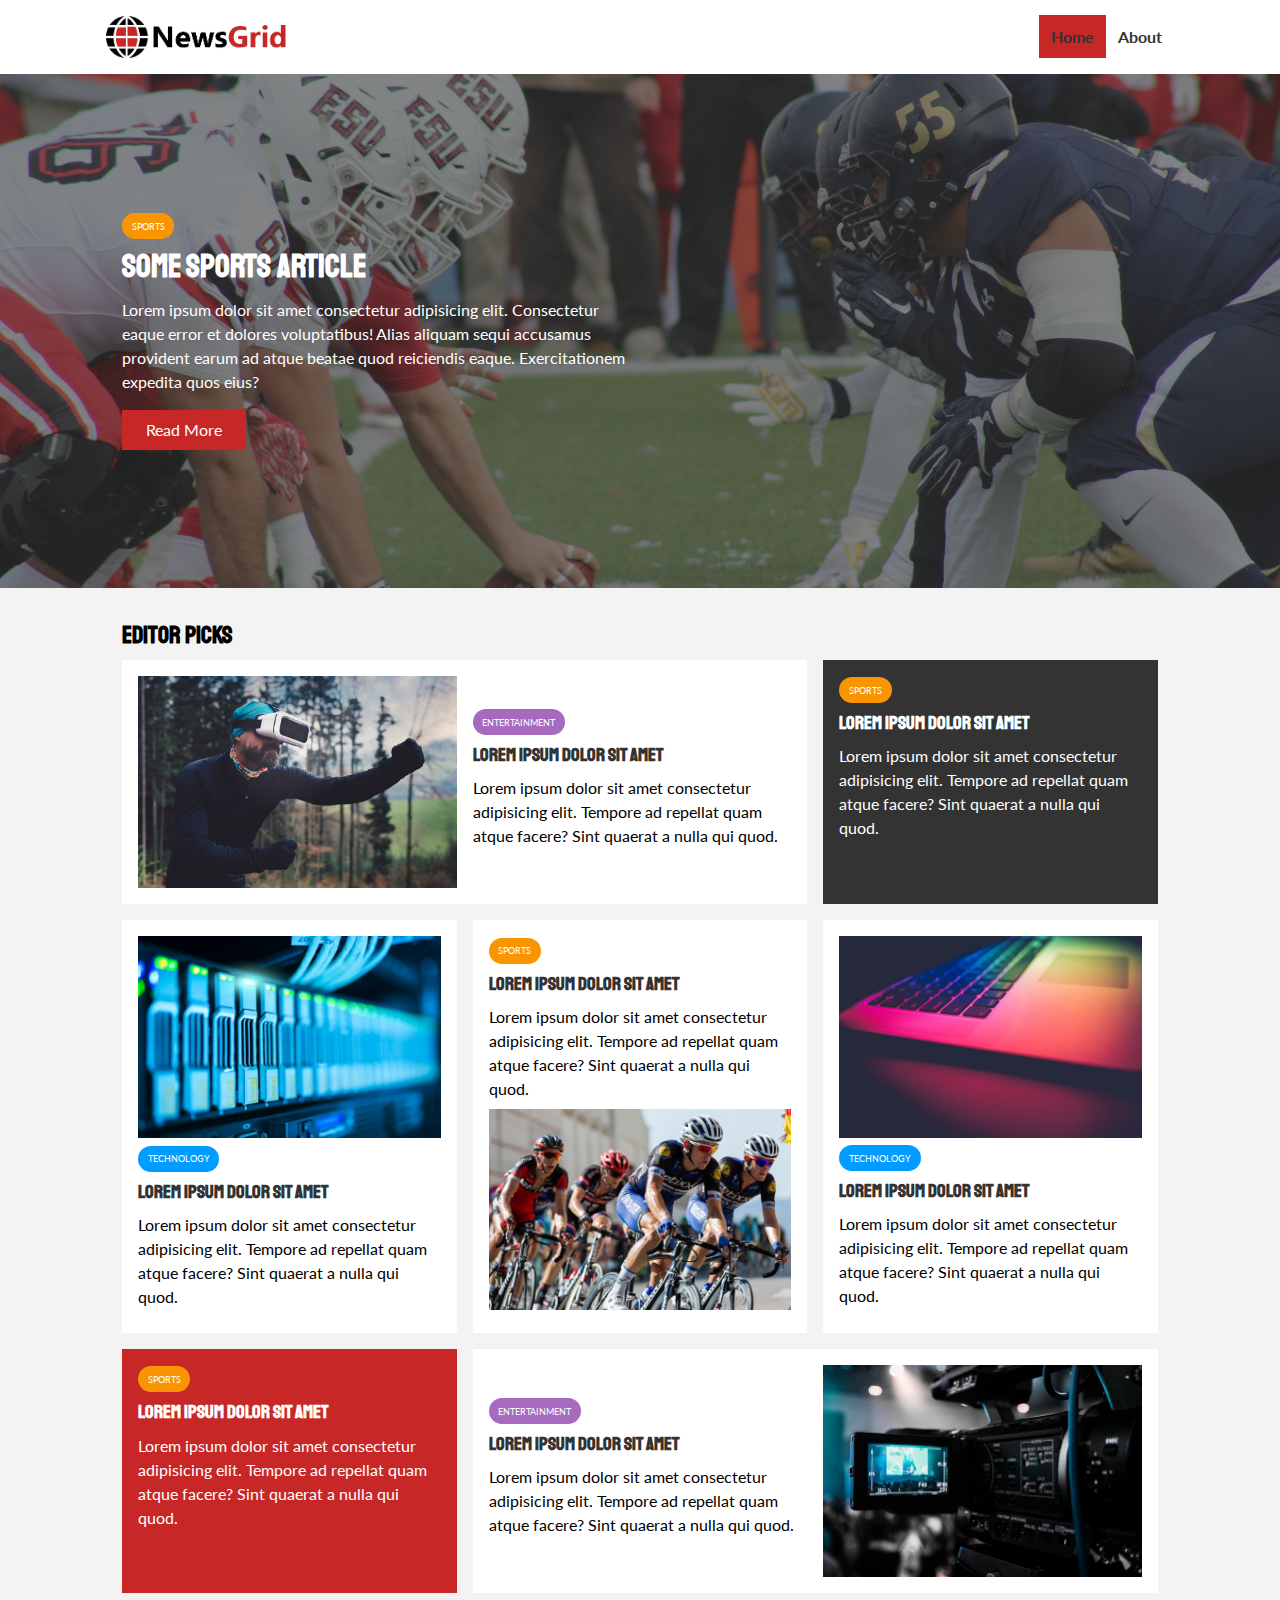
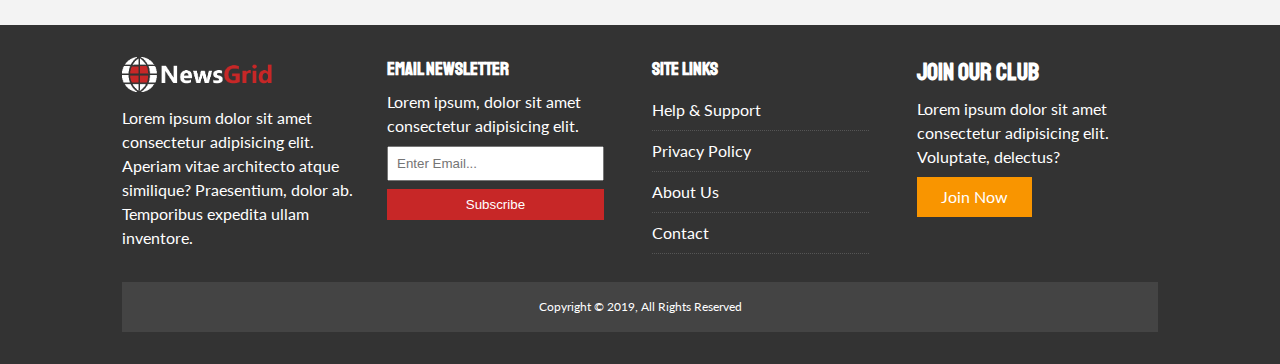
<file: index.html>
<!DOCTYPE html>
<html lang="en">
<head>
    <meta charset="UTF-8">
    <meta name="viewport" content="width=device-width, initial-scale=1.0">
    <meta http-equiv="X-UA-Compatible" content="ie=edge">
    <title>NewsGrid | Latest News</title>
    <link rel="stylesheet" href="https://use.fontawesome.com/releases/v5.8.1/css/all.css" integrity="sha384-50oBUHEmvpQ+1lW4y57PTFmhCaXp0ML5d60M1M7uH2+nqUivzIebhndOJK28anvf" crossorigin="anonymous">
    <link href="https://fonts.googleapis.com/css?family=Lato|Staatliches" rel="stylesheet">
    <link rel="stylesheet" href="css/style.css">
    <link rel="stylesheet" media="screen and (max-width: 768px)" href="css/mobile.css">
    <link rel="shortcut icon" type="image/x-icon" href="favicon.ico">
</head>
<body>
    <!-- Navbar -->
    
    <nav id="main-nav">
        <div class="container">
            <img src="img/logo.png" alt="NewsGrid" class="logo">
            <div class="social">
                <a href="http://facebook.com" target="_blank"><i class="fab fa-facebook fa-2x"></i></a>
                <a href="http://twitter.com" target="_blank"><i class="fab fa-twitter fa-2x"></i></a>
                <a href="http://instagram.com" target="_blank"><i class="fab fa-instagram fa-2x"></i></a>
                <a href="http://youtube.com" target="_blank"><i class="fab fa-youtube fa-2x"></i></a>
            </div>
            <ul>
                <li><a class="current" href="index.html">Home</a></li>
                <li><a href="about.html">About</a></li>
            </ul>
        </div>
    </nav>

    <!-- Showcase -->
    
    <header id="showcase">
        <div class="container">
            <div class="showcase-container">
                <div class="showcase-content">
                    <div class="category category-sports">Sports</div>
                    <h1>Some Sports Article</h1>
                    <p>Lorem ipsum dolor sit amet consectetur adipisicing elit. Consectetur eaque error et dolores voluptatibus! Alias aliquam sequi accusamus provident earum ad atque beatae quod reiciendis eaque. Exercitationem expedita quos eius?</p>
                    <a href="article.html" class="btn btn-primary">Read More</a>
                </div>
            </div>
        </div>
    </header>

    <!-- Home Articles  -->
    
    <section id="home-articles" class="py-2">
        <div class="container">
        <h2>Editor Picks</h2>
        <div class="articles-container">
            <article class="card">
                <img src="img/articles/ent1.jpg" alt="">
                <div>
                    <div class="category category-ent">Entertainment</div>
                    <h3>
                        <a href="article.html">Lorem ipsum dolor sit amet</a>
                    </h3>
                    <p>Lorem ipsum dolor sit amet consectetur adipisicing elit. Tempore ad repellat quam atque facere? Sint quaerat a nulla qui quod.</p>
                </div>
            </article>
            <article class="card bg-dark">
                        <div class="category category-sports">Sports</div>
                        <h3>
                            <a href="article.html">Lorem ipsum dolor sit amet</a>
                        </h3>
                        <p>Lorem ipsum dolor sit amet consectetur adipisicing elit. Tempore ad repellat quam atque facere? Sint quaerat a nulla qui quod.</p>
                </article>
                <article class="card">
                        <img src="./img/articles/tech1.jpg" alt="">
                        <div class="category category-tech">Technology</div>
                        <h3>
                            <a href="article.html">Lorem ipsum dolor sit amet</a>
                        </h3>
                        <p>Lorem ipsum dolor sit amet consectetur adipisicing elit. Tempore ad repellat quam atque facere? Sint quaerat a nulla qui quod.</p>
                </article>
                <article class="card">
                    <div class="category category-sports">Sports</div>
                    <h3>
                        <a href="article.html">Lorem ipsum dolor sit amet</a>
                    </h3>
                    <p>Lorem ipsum dolor sit amet consectetur adipisicing elit. Tempore ad repellat quam atque facere? Sint quaerat a nulla qui quod.</p>
                    <img src="./img/articles/sports1.jpg" alt="">
                </article>
                <article class="card">
                        <img src="./img/articles/tech2.jpg" alt="">
                        <div class="category category-tech">Technology</div>
                        <h3>
                            <a href="article.html">Lorem ipsum dolor sit amet</a>
                        </h3>
                        <p>Lorem ipsum dolor sit amet consectetur adipisicing elit. Tempore ad repellat quam atque facere? Sint quaerat a nulla qui quod.</p>
                </article>
                <article class="card bg-primary">
                        <div class="category category-sports">Sports</div>
                        <h3>
                            <a href="article.html">Lorem ipsum dolor sit amet</a>
                        </h3>
                        <p>Lorem ipsum dolor sit amet consectetur adipisicing elit. Tempore ad repellat quam atque facere? Sint quaerat a nulla qui quod.</p>
                </article>
                <article class="card">
                    <div>
                        <div class="category category-ent">Entertainment</div>
                        <h3>
                            <a href="article.html">Lorem ipsum dolor sit amet</a>
                        </h3>
                        <p>Lorem ipsum dolor sit amet consectetur adipisicing elit. Tempore ad repellat quam atque facere? Sint quaerat a nulla qui quod.</p>
                    </div>
                    <img src="img/articles/ent2.jpg" alt="">
                    </article>
            </div>
        </div>
    </section>

    <!-- Footer -->

    <footer id="main-footer" class="py-2">
        <div class="container footer-container">
            <div>
                <img src="img/logo_light.png" alt="NewsGrid">
                <p>Lorem ipsum dolor sit amet consectetur adipisicing elit. Aperiam vitae architecto atque similique? Praesentium, dolor ab. Temporibus expedita ullam inventore.</p>
            </div>
            <div>
                <h3>Email Newsletter</h3>
                <p>Lorem ipsum, dolor sit amet consectetur adipisicing elit.</p>
                <form name="contact" method="POST" data-netlify="true">
                    <input type="email" name="email" placeholder="Enter Email...">
                    <input type="submit" value="Subscribe" class="btn btn-primary">
                </form>
            </div>
            <div>
                <h3>Site Links</h3>
                <ul class="list">
                    <li><a href="#">Help & Support</a></li>
                    <li><a href="#">Privacy Policy</a></li>
                    <li><a href="#">About Us</a></li>
                    <li><a href="#">Contact</a></li>
                </ul>
            </div>
            <div>
                <h2>Join Our Club</h2>
                <p>Lorem ipsum dolor sit amet consectetur adipisicing elit. Voluptate, delectus?</p>
                <a href="#" class="btn btn-secondary">Join Now</a>
            </div>
            <div>
                <p>
                    Copyright &copy; 2019, All Rights Reserved
                </p>
            </div>
        </div>
    </footer>

</body>
</html>
</file>
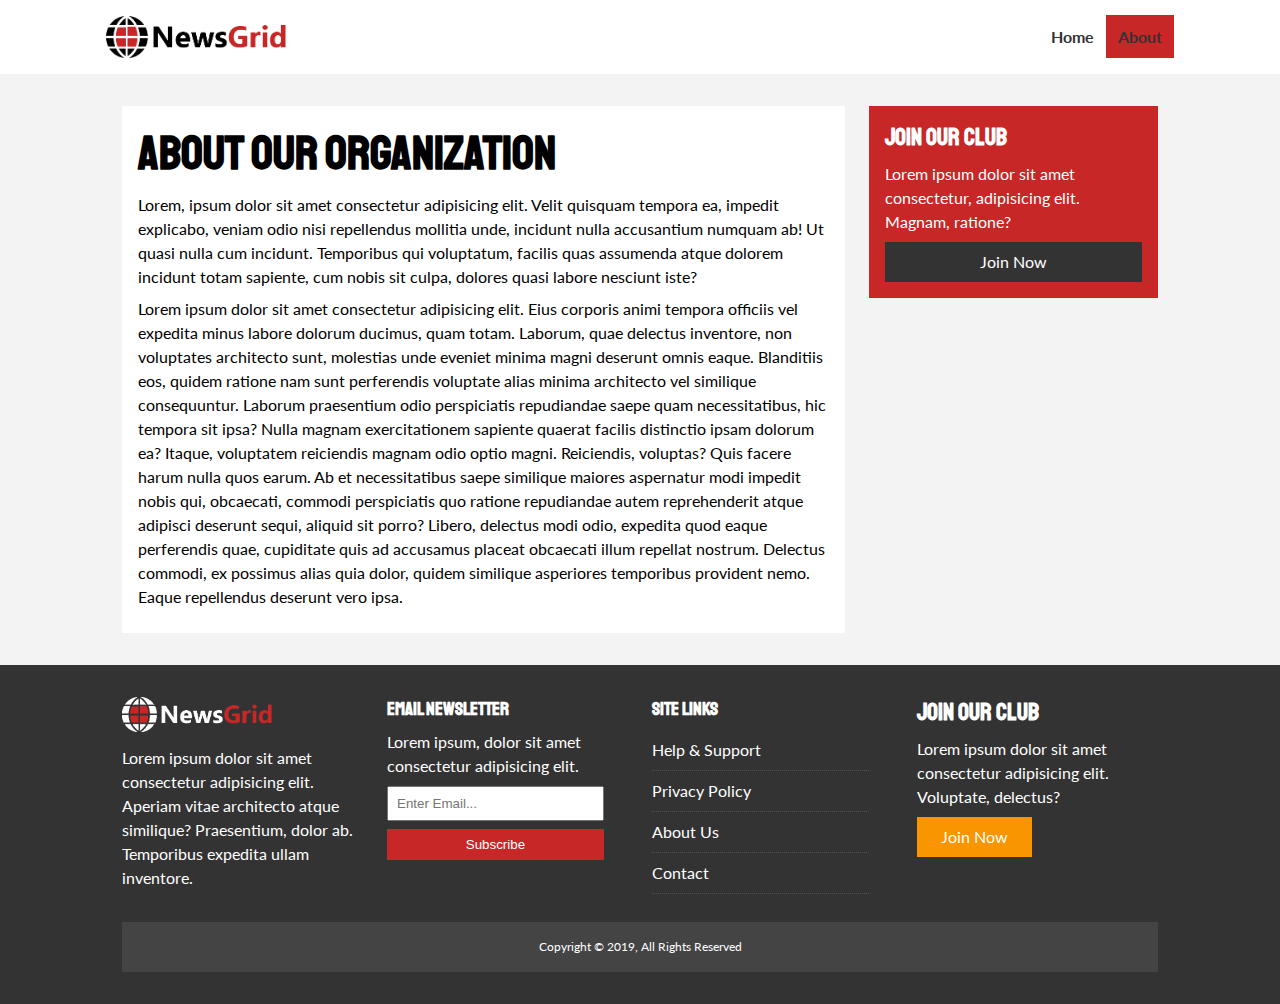
<file: about.html>
<!DOCTYPE html>
<html lang="en">
<head>
    <meta charset="UTF-8">
    <meta name="viewport" content="width=device-width, initial-scale=1.0">
    <meta http-equiv="X-UA-Compatible" content="ie=edge">
    <title>NewsGrid | About</title>
    <link rel="stylesheet" href="https://use.fontawesome.com/releases/v5.8.1/css/all.css" integrity="sha384-50oBUHEmvpQ+1lW4y57PTFmhCaXp0ML5d60M1M7uH2+nqUivzIebhndOJK28anvf" crossorigin="anonymous">
    <link href="https://fonts.googleapis.com/css?family=Lato|Staatliches" rel="stylesheet">
    <link rel="stylesheet" href="css/style.css">
    <link rel="stylesheet" media="screen and (max-width: 768px)" href="css/mobile.css">
    <link rel="shortcut icon" type="image/x-icon" href="favicon.ico">
</head>
<body>
    
    <!-- Navbar -->
    
    <nav id="main-nav">
        <div class="container">
            <img src="img/logo.png" alt="NewsGrid" class="logo">
            <div class="social">
                <a href="http://facebook.com" target="_blank"><i class="fab fa-facebook fa-2x"></i></a>
                <a href="http://twitter.com" target="_blank"><i class="fab fa-twitter fa-2x"></i></a>
                <a href="http://instagram.com" target="_blank"><i class="fab fa-instagram fa-2x"></i></a>
                <a href="http://youtube.com" target="_blank"><i class="fab fa-youtube fa-2x"></i></a>
            </div>
            <ul>
                <li><a href="index.html">Home</a></li>
                <li><a class="current" href="about.html">About</a></li>
            </ul>
        </div>
    </nav>

    <section id="about">
        <div class="container">
            <div class="page-container">
                <article class="card">
                    <h1 class="l-heading">About Our Organization</h1>
                    <p>Lorem, ipsum dolor sit amet consectetur adipisicing elit. Velit quisquam tempora ea, impedit explicabo, veniam odio nisi repellendus mollitia unde, incidunt nulla accusantium numquam ab! Ut quasi nulla cum incidunt. Temporibus qui voluptatum, facilis quas assumenda atque dolorem incidunt totam sapiente, cum nobis sit culpa, dolores quasi labore nesciunt iste?</p>
                    <p>Lorem ipsum dolor sit amet consectetur adipisicing elit. Eius corporis animi tempora officiis vel expedita minus labore dolorum ducimus, quam totam. Laborum, quae delectus inventore, non voluptates architecto sunt, molestias unde eveniet minima magni deserunt omnis eaque. Blanditiis eos, quidem ratione nam sunt perferendis voluptate alias minima architecto vel similique consequuntur. Laborum praesentium odio perspiciatis repudiandae saepe quam necessitatibus, hic tempora sit ipsa? Nulla magnam exercitationem sapiente quaerat facilis distinctio ipsam dolorum ea? Itaque, voluptatem reiciendis magnam odio optio magni. Reiciendis, voluptas? Quis facere harum nulla quos earum. Ab et necessitatibus saepe similique maiores aspernatur modi impedit nobis qui, obcaecati, commodi perspiciatis quo ratione repudiandae autem reprehenderit atque adipisci deserunt sequi, aliquid sit porro? Libero, delectus modi odio, expedita quod eaque perferendis quae, cupiditate quis ad accusamus placeat obcaecati illum repellat nostrum. Delectus commodi, ex possimus alias quia dolor, quidem similique asperiores temporibus provident nemo. Eaque repellendus deserunt vero ipsa.</p>
                </article>
                <aside class="card bg-primary">
                    <h2>Join Our Club</h2>
                    <p>Lorem ipsum dolor sit amet consectetur, adipisicing elit. Magnam, ratione?</p>
                    <a href="#" class="btn btn-dark btn-block">Join Now</a>

                </aside>
            </div>
        </div>
    </section>

    <!-- Footer -->

    <footer id="main-footer" class="py-2">
        <div class="container footer-container">
            <div>
                <img src="img/logo_light.png" alt="NewsGrid">
                <p>Lorem ipsum dolor sit amet consectetur adipisicing elit. Aperiam vitae architecto atque similique? Praesentium, dolor ab. Temporibus expedita ullam inventore.</p>
            </div>
            <div>
                <h3>Email Newsletter</h3>
                <p>Lorem ipsum, dolor sit amet consectetur adipisicing elit.</p>
                <form name="contact" method="POST" data-netlify="true">
                    <input type="email" name="email" placeholder="Enter Email...">
                    <input type="submit" value="Subscribe" class="btn btn-primary">
                </form>
            </div>
            <div>
                <h3>Site Links</h3>
                <ul class="list">
                    <li><a href="#">Help & Support</a></li>
                    <li><a href="#">Privacy Policy</a></li>
                    <li><a href="#">About Us</a></li>
                    <li><a href="#">Contact</a></li>
                </ul>
            </div>
            <div>
                <h2>Join Our Club</h2>
                <p>Lorem ipsum dolor sit amet consectetur adipisicing elit. Voluptate, delectus?</p>
                <a href="#" class="btn btn-secondary">Join Now</a>
            </div>
            <div>
                <p>
                    Copyright &copy; 2019, All Rights Reserved
                </p>
            </div>
        </div>
    </footer>

</body>
</html>
</file>
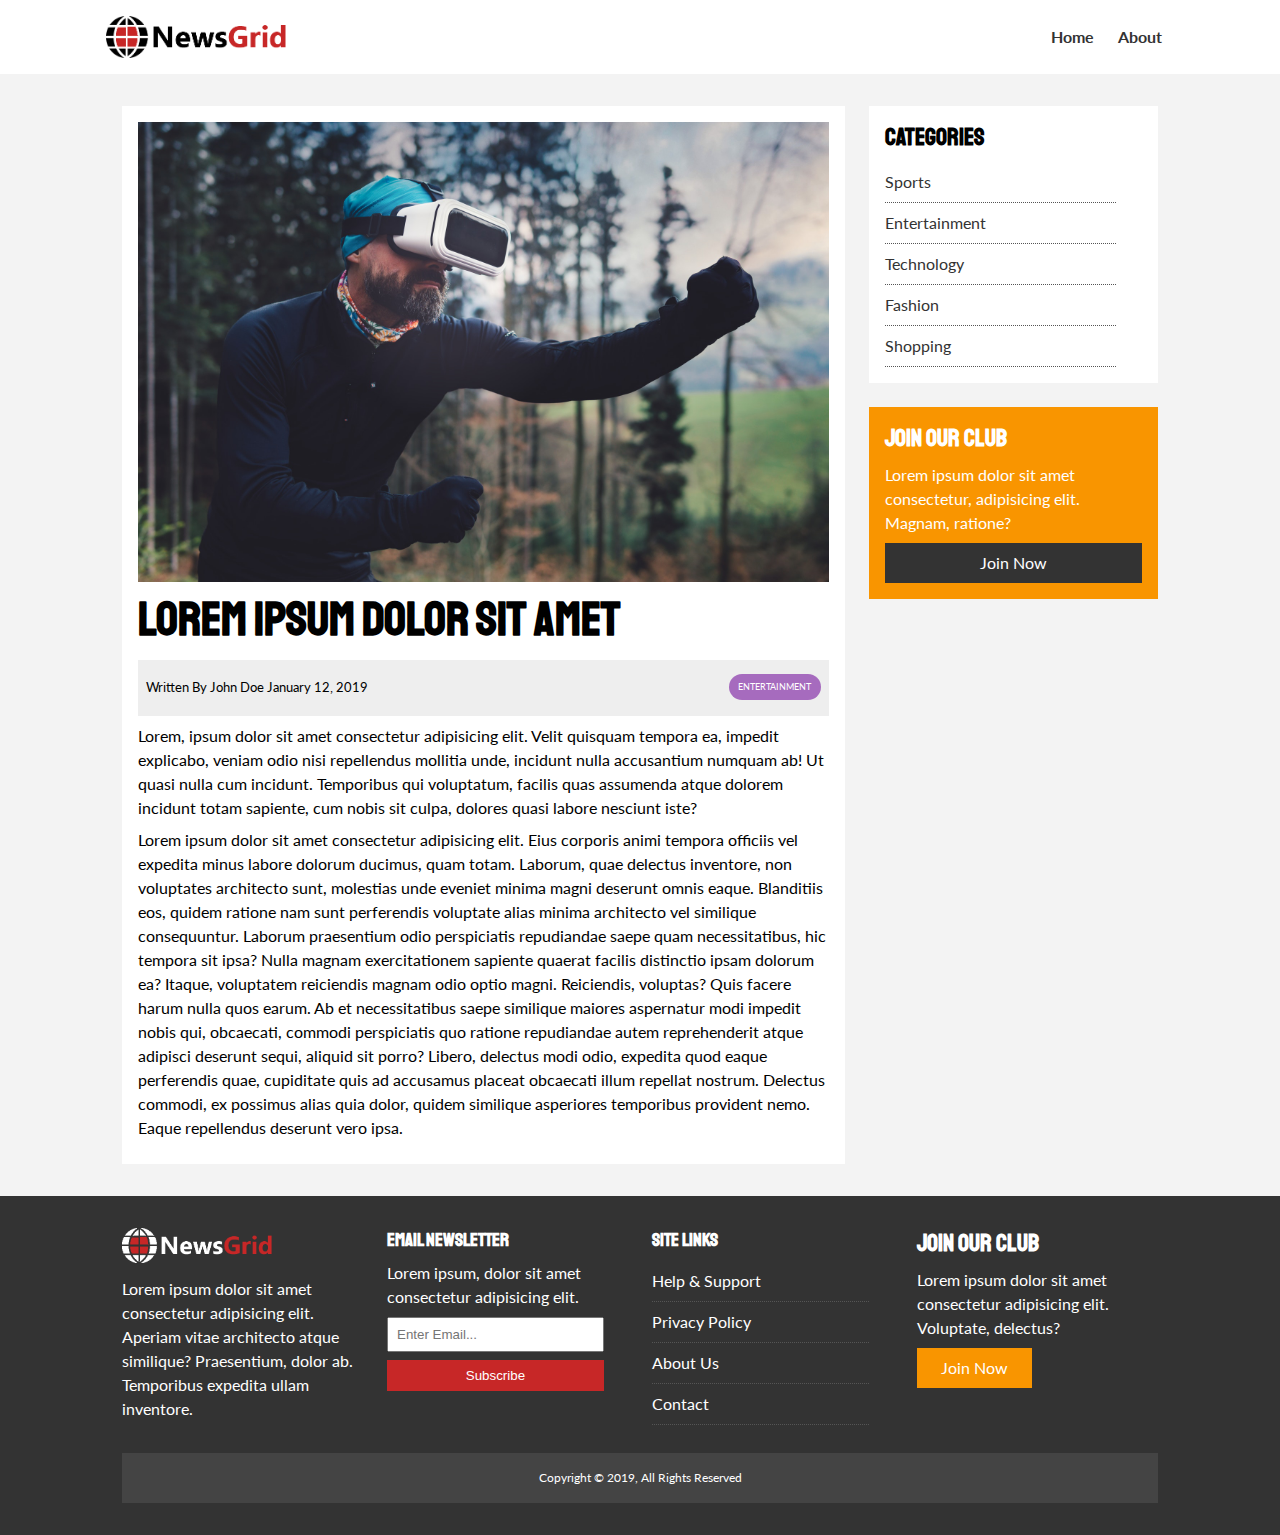
<file: article.html>
<!DOCTYPE html>
<html lang="en">
<head>
    <meta charset="UTF-8">
    <meta name="viewport" content="width=device-width, initial-scale=1.0">
    <meta http-equiv="X-UA-Compatible" content="ie=edge">
    <title>NewsGrid | Latest News</title>
    <link rel="stylesheet" href="https://use.fontawesome.com/releases/v5.8.1/css/all.css" integrity="sha384-50oBUHEmvpQ+1lW4y57PTFmhCaXp0ML5d60M1M7uH2+nqUivzIebhndOJK28anvf" crossorigin="anonymous">
    <link href="https://fonts.googleapis.com/css?family=Lato|Staatliches" rel="stylesheet">
    <link rel="stylesheet" href="css/style.css">
    <link rel="stylesheet" media="screen and (max-width: 768px)" href="css/mobile.css">
    <link rel="shortcut icon" type="image/x-icon" href="favicon.ico">
</head>
<body>
    
    <!-- Navbar -->
    
    <nav id="main-nav">
        <div class="container">
            <img src="img/logo.png" alt="NewsGrid" class="logo">
            <div class="social">
                <a href="http://facebook.com" target="_blank"><i class="fab fa-facebook fa-2x"></i></a>
                <a href="http://twitter.com" target="_blank"><i class="fab fa-twitter fa-2x"></i></a>
                <a href="http://instagram.com" target="_blank"><i class="fab fa-instagram fa-2x"></i></a>
                <a href="http://youtube.com" target="_blank"><i class="fab fa-youtube fa-2x"></i></a>
            </div>
            <ul>
                <li><a href="index.html">Home</a></li>
                <li><a href="about.html">About</a></li>
            </ul>
        </div>
    </nav>

    <section id="article">
        <div class="container">
            <div class="page-container">
                <article class="card">
                    <img src="./img/articles/ent1.jpg" alt="">
                    <h1 class="l-heading">Lorem ipsum dolor sit amet</h1>
                    <div class="meta">
                        <small>
                            <i class="fas fa-user"></i> Written By John Doe January 12, 2019
                        </small>
                        <div class="category category-ent">Entertainment</div>
                    </div>
                    <p>Lorem, ipsum dolor sit amet consectetur adipisicing elit. Velit quisquam tempora ea, impedit explicabo, veniam odio nisi repellendus mollitia unde, incidunt nulla accusantium numquam ab! Ut quasi nulla cum incidunt. Temporibus qui voluptatum, facilis quas assumenda atque dolorem incidunt totam sapiente, cum nobis sit culpa, dolores quasi labore nesciunt iste?</p>
                    <p>Lorem ipsum dolor sit amet consectetur adipisicing elit. Eius corporis animi tempora officiis vel expedita minus labore dolorum ducimus, quam totam. Laborum, quae delectus inventore, non voluptates architecto sunt, molestias unde eveniet minima magni deserunt omnis eaque. Blanditiis eos, quidem ratione nam sunt perferendis voluptate alias minima architecto vel similique consequuntur. Laborum praesentium odio perspiciatis repudiandae saepe quam necessitatibus, hic tempora sit ipsa? Nulla magnam exercitationem sapiente quaerat facilis distinctio ipsam dolorum ea? Itaque, voluptatem reiciendis magnam odio optio magni. Reiciendis, voluptas? Quis facere harum nulla quos earum. Ab et necessitatibus saepe similique maiores aspernatur modi impedit nobis qui, obcaecati, commodi perspiciatis quo ratione repudiandae autem reprehenderit atque adipisci deserunt sequi, aliquid sit porro? Libero, delectus modi odio, expedita quod eaque perferendis quae, cupiditate quis ad accusamus placeat obcaecati illum repellat nostrum. Delectus commodi, ex possimus alias quia dolor, quidem similique asperiores temporibus provident nemo. Eaque repellendus deserunt vero ipsa.</p>
                </article>

                <aside id="categories" class="card">
                    <h2>Categories</h2>
                    <ul class="list">
                        <li><a href="#"><i class="fas fa-chevron-right"></i> Sports</a></li>
                        <li><a href="#"><i class="fas fa-chevron-right"></i> Entertainment</a></li>
                        <li><a href="#"><i class="fas fa-chevron-right"></i> Technology</a></li>
                        <li><a href="#"><i class="fas fa-chevron-right"></i> Fashion</a></li>
                        <li><a href="#"><i class="fas fa-chevron-right"></i> Shopping</a></li>
                    </ul>
                </aside>

                <aside class="card bg-secondary">
                    <h2>Join Our Club</h2>
                    <p>Lorem ipsum dolor sit amet consectetur, adipisicing elit. Magnam, ratione?</p>
                    <a href="#" class="btn btn-dark btn-block">Join Now</a>

                </aside>
            </div>
        </div>
    </section>

    <!-- Footer -->

    <footer id="main-footer" class="py-2">
        <div class="container footer-container">
            <div>
                <img src="img/logo_light.png" alt="NewsGrid">
                <p>Lorem ipsum dolor sit amet consectetur adipisicing elit. Aperiam vitae architecto atque similique? Praesentium, dolor ab. Temporibus expedita ullam inventore.</p>
            </div>
            <div>
                <h3>Email Newsletter</h3>
                <p>Lorem ipsum, dolor sit amet consectetur adipisicing elit.</p>
                <form name="contact" method="POST" data-netlify="true">
                    <input type="email" name="email" placeholder="Enter Email...">
                    <input type="submit" value="Subscribe" class="btn btn-primary">
                </form>
            </div>
            <div>
                <h3>Site Links</h3>
                <ul class="list">
                    <li><a href="#">Help & Support</a></li>
                    <li><a href="#">Privacy Policy</a></li>
                    <li><a href="#">About Us</a></li>
                    <li><a href="#">Contact</a></li>
                </ul>
            </div>
            <div>
                <h2>Join Our Club</h2>
                <p>Lorem ipsum dolor sit amet consectetur adipisicing elit. Voluptate, delectus?</p>
                <a href="#" class="btn btn-secondary">Join Now</a>
            </div>
            <div>
                <p>
                    Copyright &copy; 2019, All Rights Reserved
                </p>
            </div>
        </div>
    </footer>

</body>
</html>
</file>
<file: css/style.css>
:root {
    --primary-color: #c72727;
    --secondary-color: #f99500;
    --light-color: #f3f3f3;
    --dark-color: #333;
    --max-width: 1100px;
}

.category {
    --sports-color: #f99500;
    --ent-color: #a66bbe;
    --tech-color: #009cff; 
}

* {
    margin: 0;
    padding: 0;
    box-sizing: border-box;
}

body {
    font-family: "Lato", sans-serif;
    line-height: 1.5;
    background: var(--light-color);
}

a {
    color: #333;
    text-decoration: none;

}

ul {
    list-style: none;
}

p {
    margin: .5rem 0;
}

img {
    width: 100%;
}

h1, h2, h3, h4, h5, h6 {
    font-family: "Staatliches", cursive;
    margin-bottom: .55rem;
    line-height: 1.3;
}

/* Utility */

.container {
    max-width: var(--max-width);
    margin: auto;
    padding: 0 2rem;
    overflow: hidden;
}

.category {
    display: inline-block;
    color: #fff;
    font-size: 0.55rem;
    text-transform: uppercase;
    padding: 0.4rem 0.6rem;
    border-radius: 15px;
    margin-bottom: 0.5rem;
}

.category-sports { background: var(--sports-color); }
.category-ent { background: var(--ent-color); }
.category-tech { background: var(--tech-color); }

.btn {
    display: inline-block;
    border: none;
    background: var(--dark-color);
    color: #fff;
    padding: 0.5rem 1.5rem;
}

.btn-light { background: var(--light-color); }
.btn-primary { background: var(--primary-color); }
.btn-secondary { background: var(--secondary-color); }

.btn-block {
    display: block;
    width: 100%;
    text-align: center;
}

.btn:hover {
    opacity: 0.9;
}

.card {
    background: #fff;
    padding: 1rem;
}

.bg-dark {
    background: var(--dark-color);
    color: #fff;
}

.bg-primary {
    background: var(--primary-color);
    color: #fff;
}

.bg-secondary {
    background: var(--secondary-color);
    color: #fff;
}

.bg-dark h1,
.bg-dark h2,
.bg-dark h3,
.bg-dark a,

.bg-primary h1,
.bg-primary h2,
.bg-primary h3,
.bg-primary a,

.bg-secondary h1,
.bg-secondary h2,
.bg-secondary h3,
.bg-secondary a {
    
    color: #fff;
}


.py-1 { padding: 1.5rem 0; }
.py-2 { padding: 2rem 0; }
.py-3 { padding: 3rem 0; }

.p-1 { padding: 1.5rem; }
.p-2 { padding: 2rem; }
.p-3 { padding: 3rem; }

.l-heading {
    font-size: 3rem;
}

.list li {
    padding: .5rem 0;
    border-bottom: #555 dotted 1px;
    width: 90%;
}

.list li a:hover {
    color: var(--primary-color) !important;
}

/* Inner page grid container */
.page-container {
    display: grid;
    grid-template-columns: 5fr 2fr;
    margin: 2rem 0;
    grid-gap: 1.5rem;
}

.page-container > *:first-child {
    grid-row: 1 / span 3;
}

/* Navigation (Navbar)*/

#main-nav {
    background: #fff;
    position: sticky;
    top: 0;
    z-index: 2;
}

#main-nav .container {
    display: grid;
    grid-template-columns: 6fr 3fr 2fr;
    padding: 1rem;
    align-items: center;
}

#main-nav .logo {
    width: 180px;
}

#main-nav ul {
    justify-self: end;
    display: flex;
}

#main-nav ul li a {
    padding: 0.75rem;
    font-weight: bold;
}

#main-nav ul li a.current {
    background: var(--primary-color);
}

#main-nav ul li a:hover {
    background: var(--light-color);
    color: var(--dark-color);
}

#main-nav .social {
    justify-self: center;
}

#main-nav .social i {
    color: #777;
    margin-right: .5rem;
}

/* Showcase */

#showcase {
    color: #fff;
    background: #333;
    padding: 2rem;
    position: relative;
}

#showcase:before {
    content: "";
    background: url(../img/featured.jpg) no-repeat center center/cover;
    position: absolute;
    top: 0;
    left: 0;
    width: 100%;
    height: 100%;
    opacity: 0.4;
}

#showcase .showcase-container {
    display: grid;
    grid-template-columns: repeat(2, 1fr);
    justify-content: center;
    align-items: center;
    height: 50vh;
}

#showcase .showcase-content {
    z-index: 1;
}

#showcase .showcase-content p {
    margin-bottom: 1rem;
}

/* Home Articles */

#home-articles .articles-container {
    display: grid;
    grid-template-columns: repeat(3, 1fr);
    grid-gap: 1rem;
}

#home-articles .articles-container > *:first-child,
#home-articles .articles-container > *:last-child {
    display: grid;
    grid-template-columns: repeat(2, 1fr);
    grid-gap: 1rem;
    align-items: center;
    grid-column: 1 / span 2;
}

#home-articles .articles-container > *:last-child {
    grid-column: 2 / span 2;
}

#article .meta {
    display: flex;
    justify-content: space-between;
    align-items: center;
    background: #eee;
    padding: 0.5rem;
}

#article .meta .category {
    margin-top: 0.4rem;
}

/* Footer */

#main-footer {
    background: var(--dark-color);
    color: #fff;
}

#main-footer img {
    width: 150px;
}

#main-footer a {
    color: #fff;
}

#main-footer .footer-container {
    display: grid;
    grid-template-columns: repeat(4, 1fr);
    grid-gap: 1.5rem;
}

#main-footer .footer-container > *:last-child {
    background: #444;
    grid-column: 1 / span 4;
    padding: .5rem;
    text-align: center;
    font-size: 0.75rem;
}

#main-footer .footer-container input[type="email"] {
    width: 90%;
    padding: 0.5rem;
    margin-bottom: 0.5rem;
}

/* Tohon input[type] juttuun EI SAA jättää spacea tai se ei toimi. */
/* input [type] ei näin */
/* input[type] näin */
/* Wtf */

#main-footer .footer-container input[type="submit"] {
    width: 90%;
}
</file>
<file: css/mobile.css>
/* Navigation */

#main-nav .social {
    display: none;
}

#main-nav .container {
    grid-template-columns: 1fr;
    grid-gap: 1.2rem;
}

#main-nav ul,
#main-nav .logo {
    justify-self: center;
}

#main-nav ul li a {
    padding: 0.50rem;
}

#home-articles .articles-container {
    grid-template-columns: repeat(2, 1fr);
}

#home-articles .articles-container > *:first-child,
#home-articles .articles-container > *:last-child {
    grid-template-columns: 1fr;
    grid-column: 1;
}


@media(max-width: 600px) {
    
    /* Stack Grid Items */
    
    #showcase .showcase-container,
    #home-articles .articles-container,
    #main-footer .footer-container {
        grid-template-columns: 1fr;

    }

    #main-footer .footer-container > *:last-child {
        grid-column: 1;
    }

    #main-footer .footer-container > *:first-child,
    #main-footer .footer-container > *:nth-child(2) {
        border-bottom: #444 dotted 1px;
        padding-bottom: 1rem;
    }

    .page-container {
        grid-template-columns: 1fr;
        text-align: center;
    }

    .page-container > *:first-child {
        grid-row: 1;
    }

    .l-heading {
        font-size: 2rem;
    }
}
</file>
